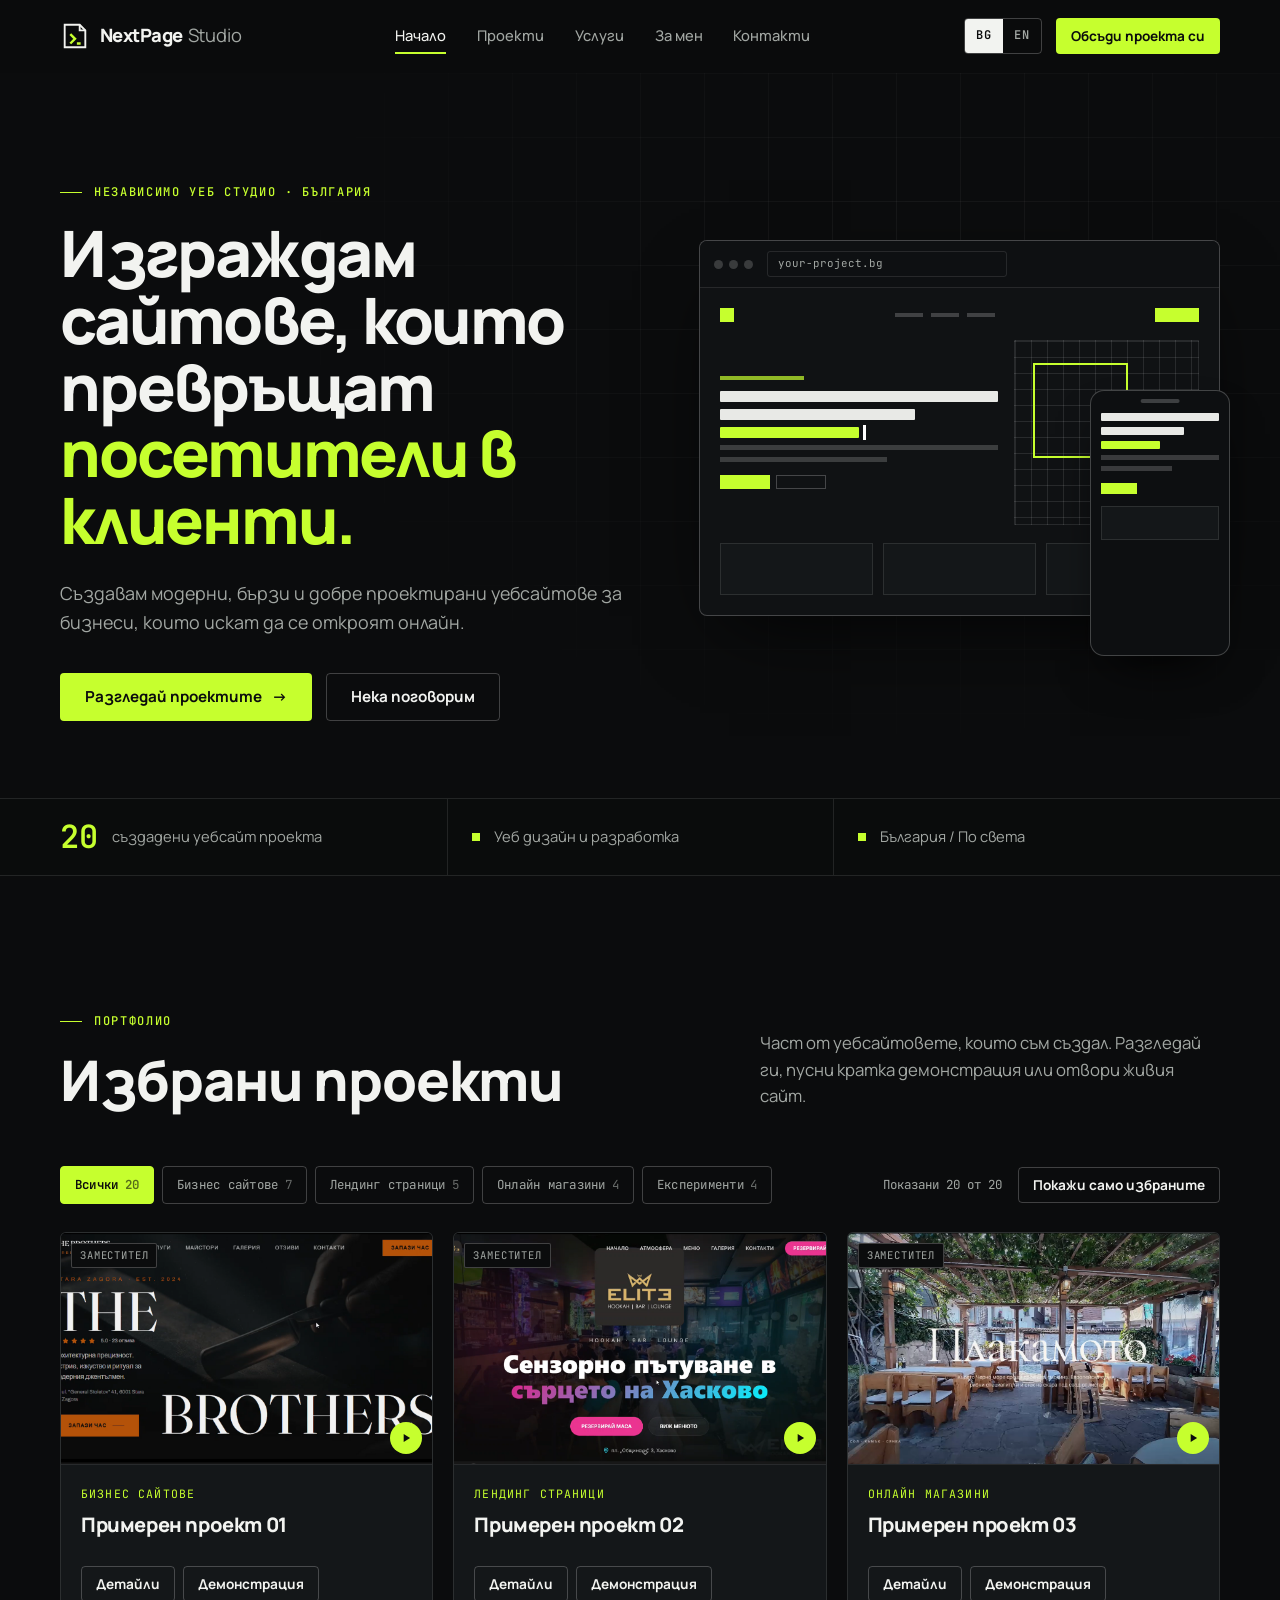
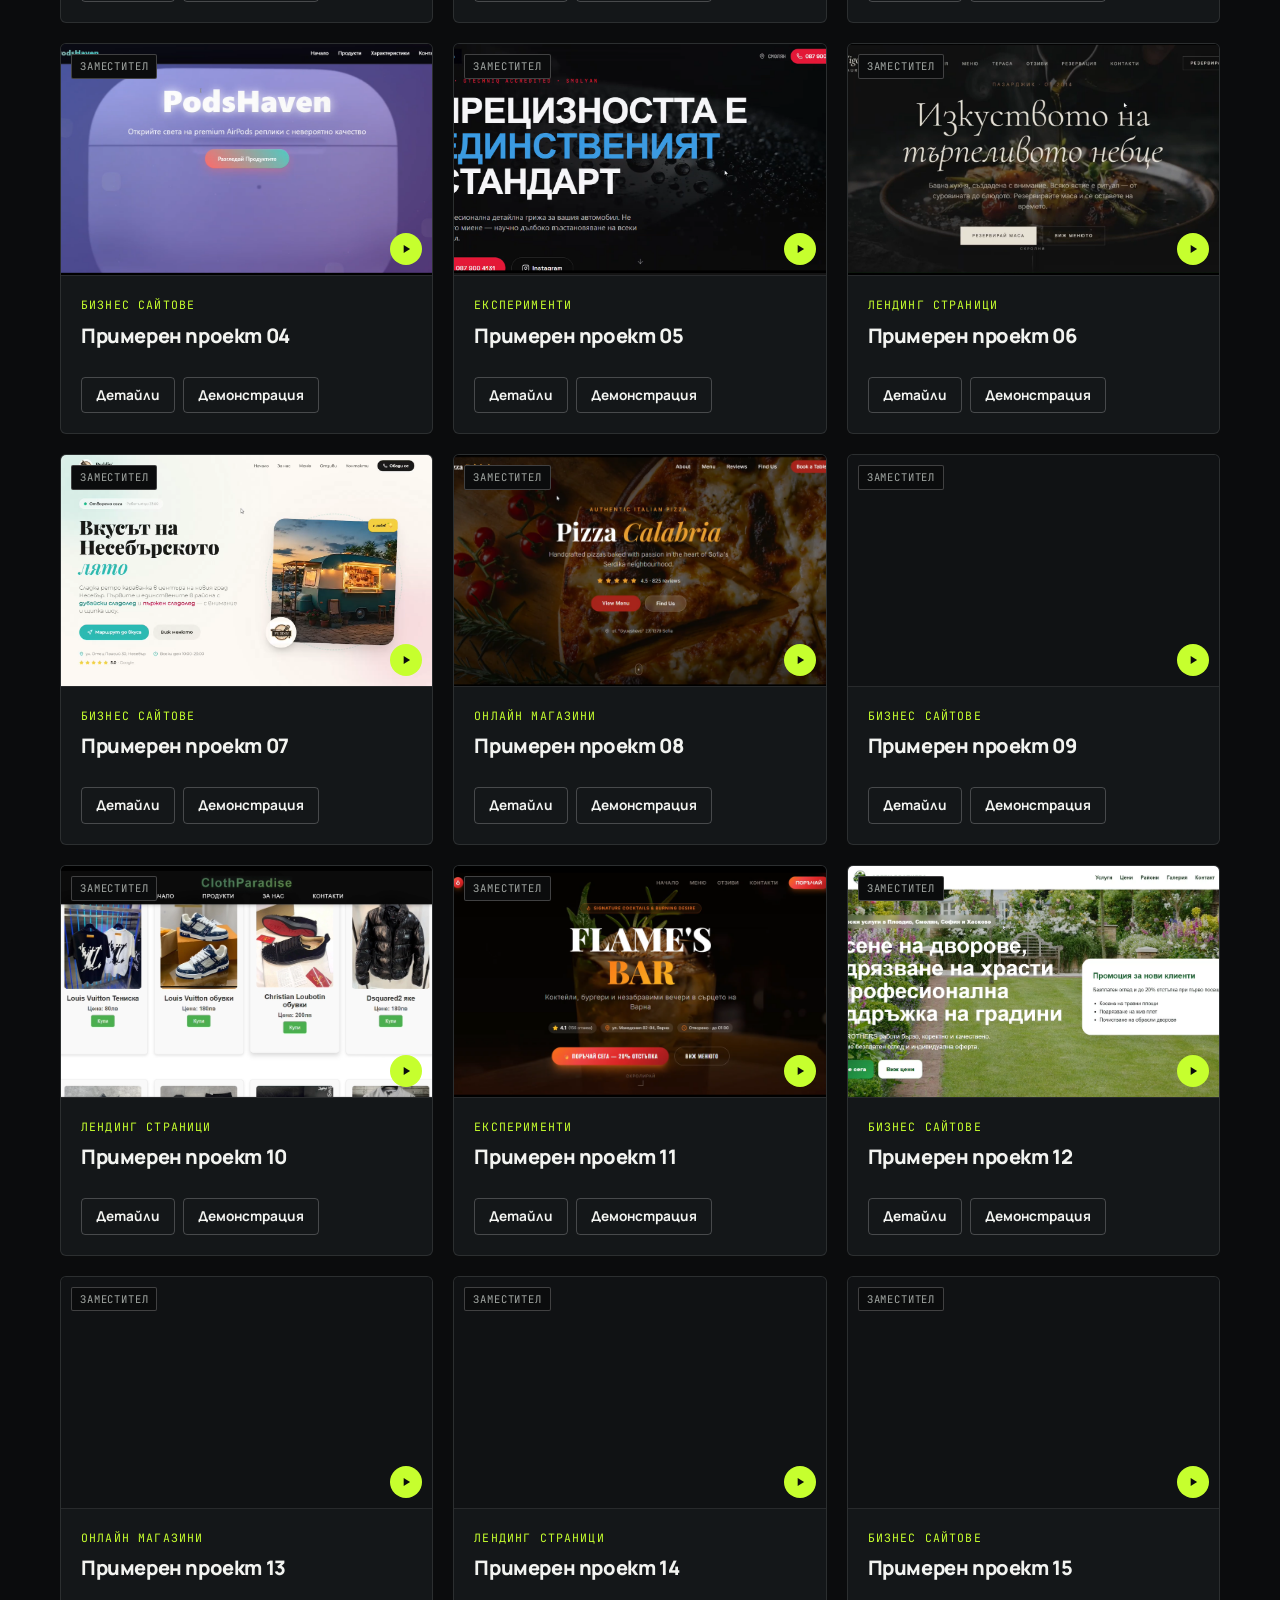
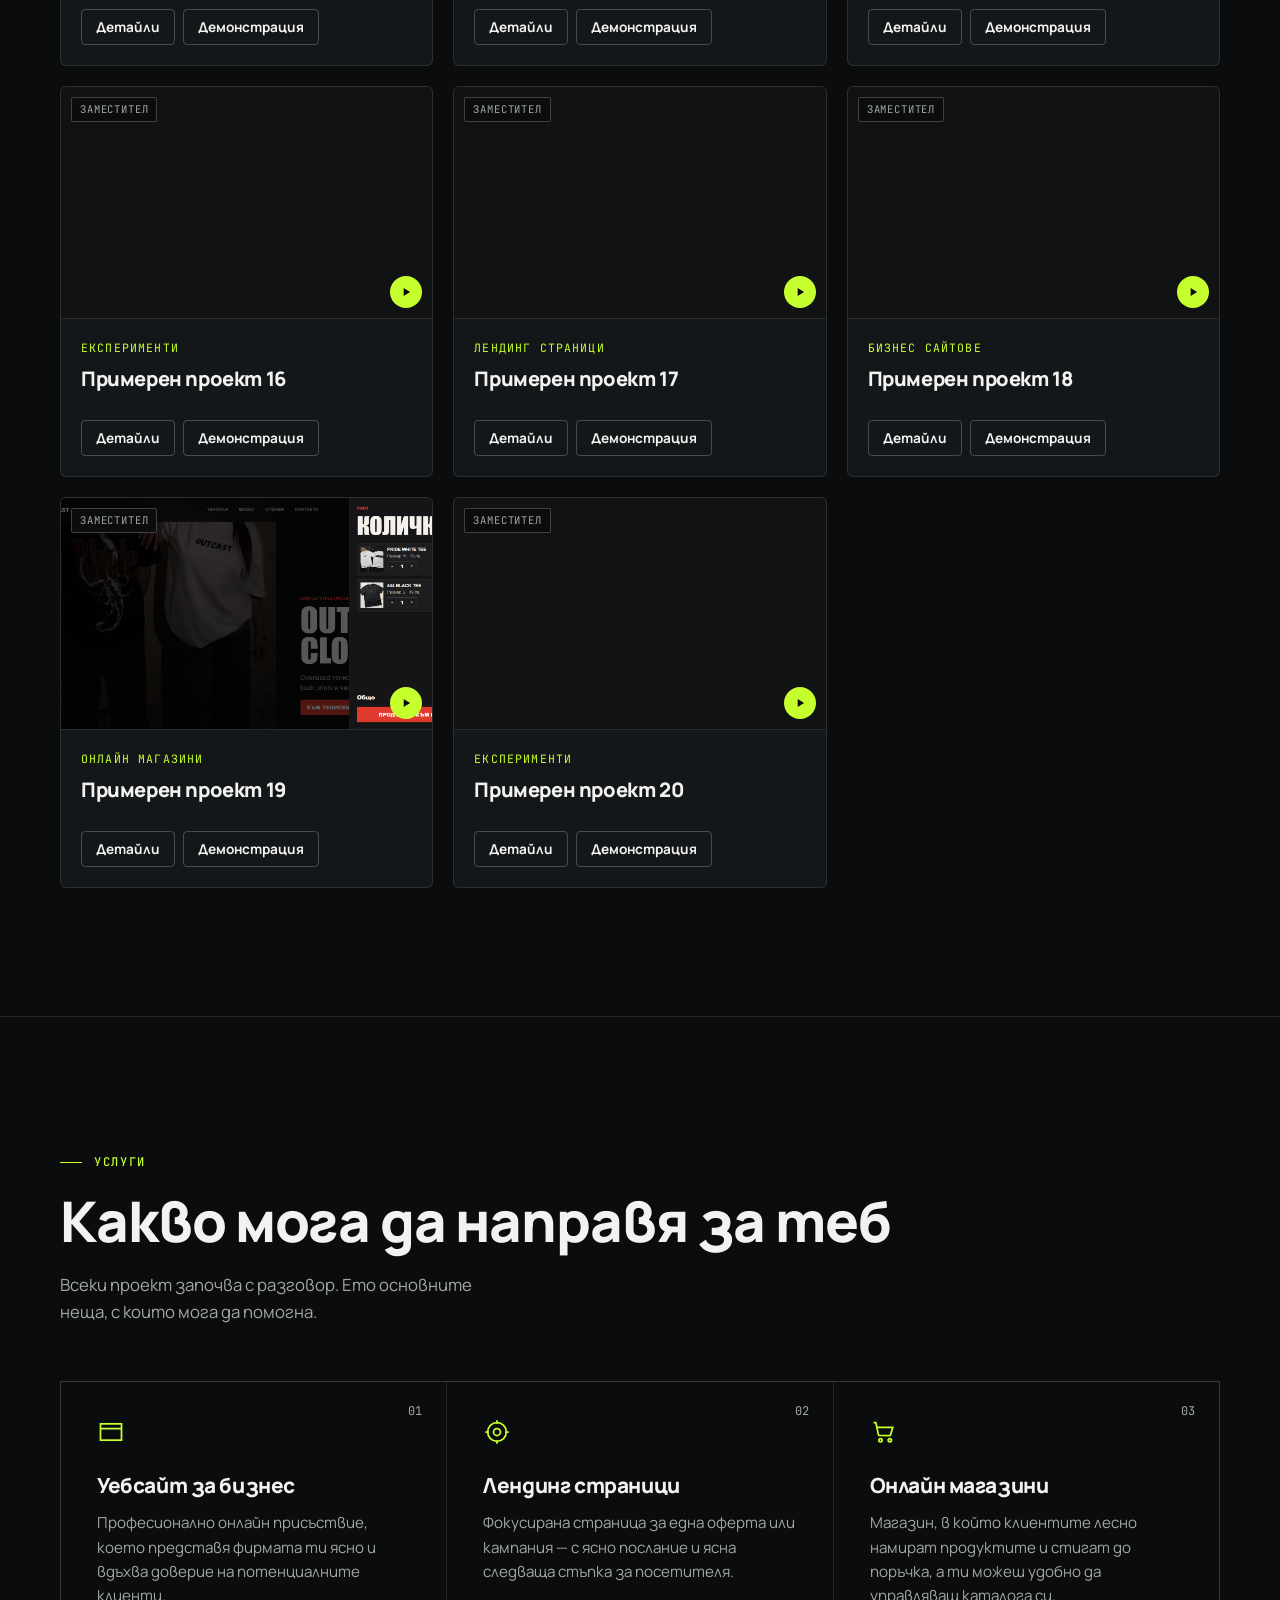
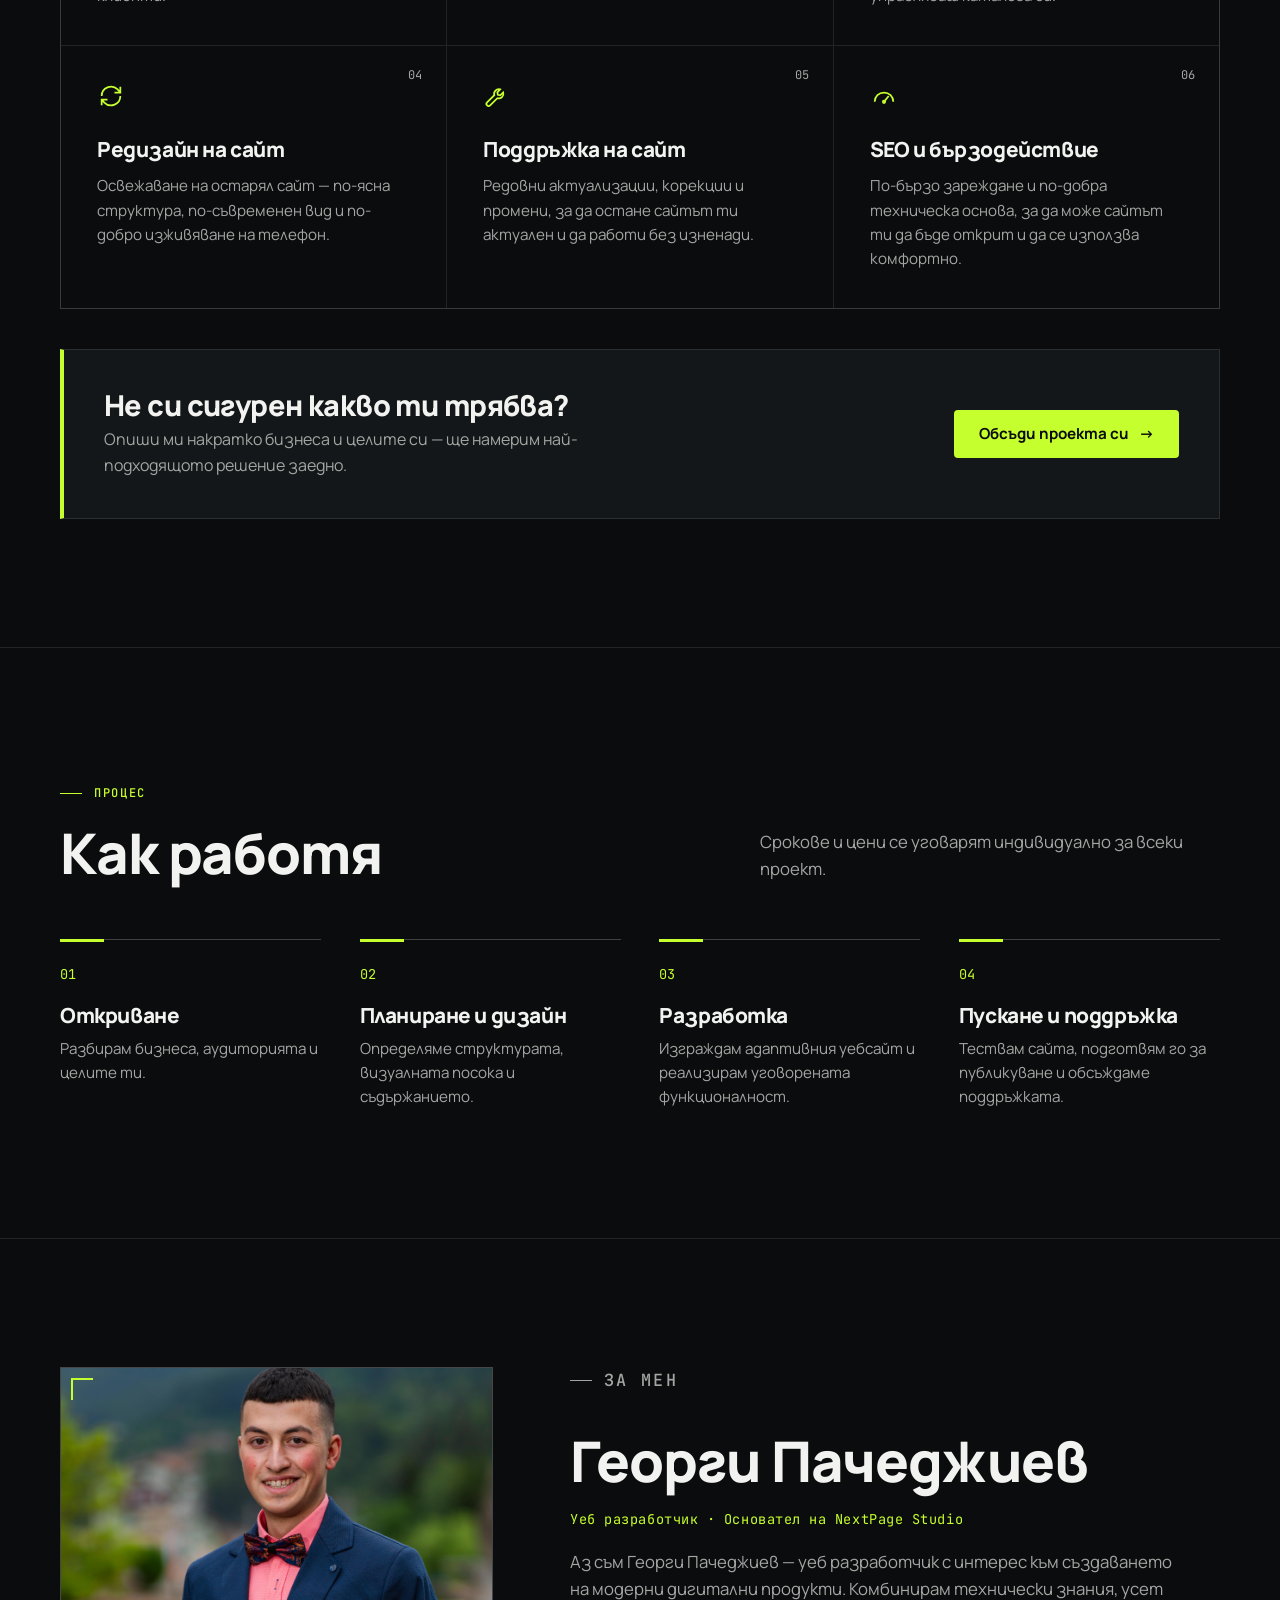
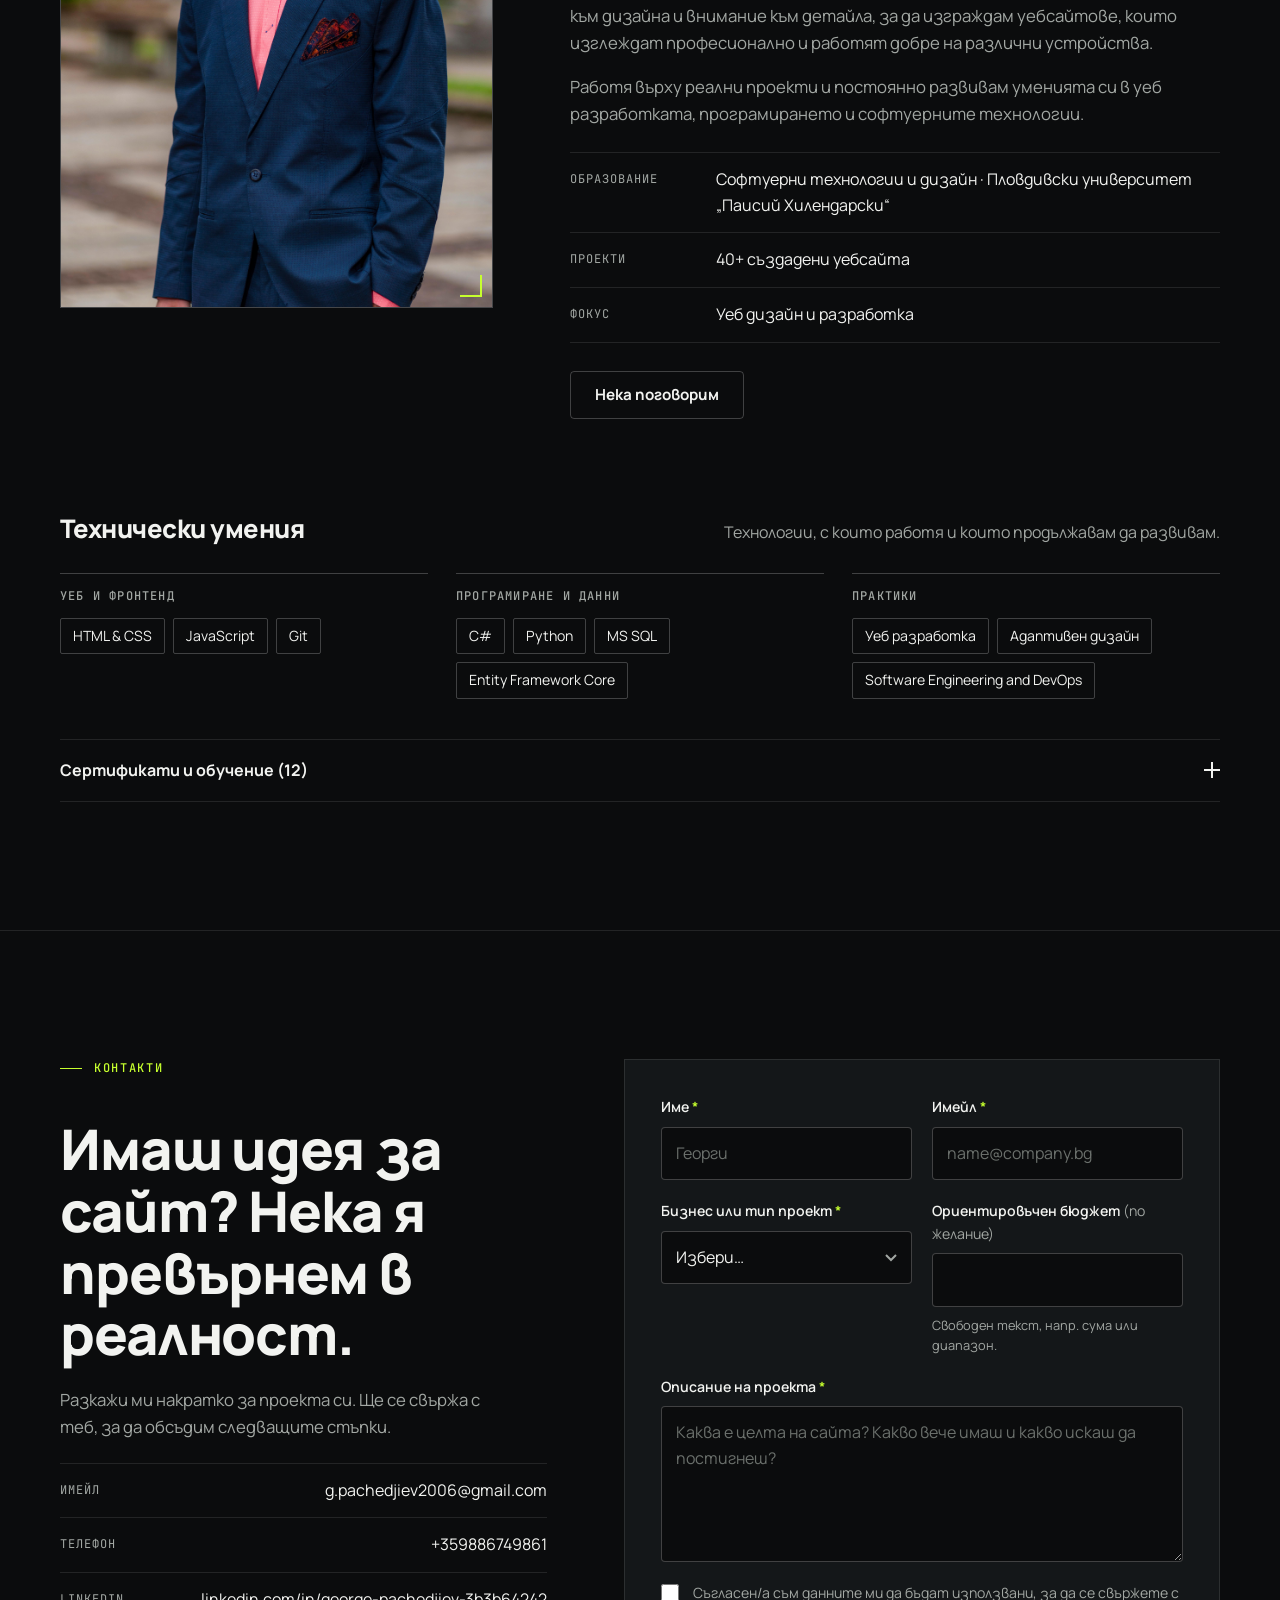
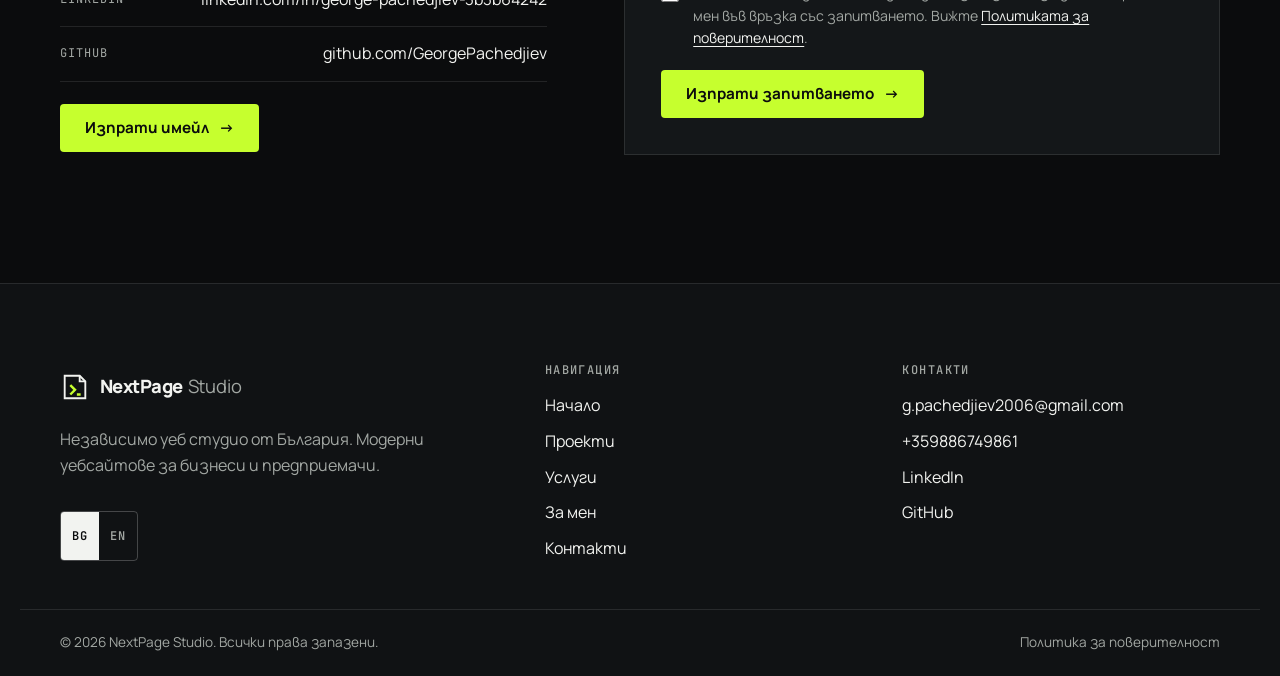
<file: index.html>
<!DOCTYPE html>
<html lang="bg">
<head>
  <meta charset="utf-8">
  <meta name="viewport" content="width=device-width, initial-scale=1">
  <script>document.documentElement.classList.add("js");</script>

  <!-- ===== SEO · Bulgarian (default). English metadata is swapped in by script.js (see I18N: meta.*) ===== -->
  <title data-i18n="meta.title">NextPage Studio — Независимо уеб студио | Георги Пачеджиев</title>
  <meta name="description" content="NextPage Studio е независимо уеб студио от България. Модерни, бързи и добре проектирани уебсайтове за бизнеси и предприемачи — от фирмени сайтове и лендинг страници до онлайн магазини." data-i18n-attr="content:meta.description">
  <meta name="theme-color" content="#0b0c0d">

  <!-- TODO: replace with your real domain -->
  <link rel="canonical" href="https://www.example.com/">
  <!-- TODO: if you later publish separate language URLs, add hreflang alternates here:
  <link rel="alternate" hreflang="bg" href="https://www.example.com/">
  <link rel="alternate" hreflang="en" href="https://www.example.com/?lang=en"> -->

  <!-- Open Graph -->
  <meta property="og:type" content="website">
  <meta property="og:site_name" content="NextPage Studio">
  <meta property="og:title" content="NextPage Studio — Независимо уеб студио | Георги Пачеджиев" data-i18n-attr="content:meta.title">
  <meta property="og:description" content="NextPage Studio е независимо уеб студио от България. Модерни, бързи и добре проектирани уебсайтове за бизнеси и предприемачи — от фирмени сайтове и лендинг страници до онлайн магазини." data-i18n-attr="content:meta.description">
  <meta property="og:locale" content="bg_BG" data-i18n-attr="content:meta.ogLocale">
  <meta property="og:url" content="https://www.example.com/">
  <!-- TODO: add a 1200x630 image at assets/og-image.png and set your real domain -->
  <meta property="og:image" content="https://www.example.com/assets/og-image.png">
  <meta name="twitter:card" content="summary_large_image">

  <!-- Favicon placeholder (replace assets/favicon.svg with your own) -->
  <link rel="icon" href="assets/favicon.svg" type="image/svg+xml">

  <!-- Fonts (optional: remove these 3 lines to use only system fonts, or self-host the files) -->
  <link rel="preconnect" href="https://fonts.googleapis.com">
  <link rel="preconnect" href="https://fonts.gstatic.com" crossorigin>
  <link rel="stylesheet" href="https://fonts.googleapis.com/css2?family=JetBrains+Mono:wght@400;500;600&family=Manrope:wght@400;500;600;700;800&display=swap">

  <link rel="stylesheet" href="style.css">
  <script src="script.js" defer></script>
</head>
<body>

  <!-- Logo symbol (reused in header and footer) -->
  <svg width="0" height="0" style="position:absolute" aria-hidden="true" focusable="false">
    <symbol id="logo-mark" viewBox="0 0 32 32">
      <path d="M5 4h16l6 6v18H5z" fill="none" stroke="currentColor" stroke-width="2"/>
      <path d="M21 4v6h6" fill="none" stroke="currentColor" stroke-width="2"/>
      <path d="M11 14l5 5-5 5M18 24h4" fill="none" stroke="#c6ff2e" stroke-width="2.6"/>
    </symbol>
  </svg>

  <a class="skip-link" href="#main" data-i18n="skip">Към съдържанието</a>

  <!-- ===================== HEADER ===================== -->
  <header class="site-header" id="top">
    <div class="container header__bar">
      <a class="logo" href="#home">
        <svg class="logo__mark" width="30" height="30" aria-hidden="true" focusable="false"><use href="#logo-mark"/></svg>
        <span class="logo__text">NextPage<span>Studio</span></span>
      </a>

      <nav class="nav" id="site-nav" aria-label="Основна навигация" data-i18n-attr="aria-label:nav.aria">
        <ul class="nav__list">
          <li><a href="#home" data-nav="home" data-i18n="nav.home">Начало</a></li>
          <li><a href="#work" data-nav="work" data-i18n="nav.work">Проекти</a></li>
          <li><a href="#services" data-nav="services" data-i18n="nav.services">Услуги</a></li>
          <li><a href="#about" data-nav="about" data-i18n="nav.about">За мен</a></li>
          <li><a href="#contact" data-nav="contact" data-i18n="nav.contact">Контакти</a></li>
        </ul>
        <a class="btn btn--primary nav__cta" href="#contact" data-i18n="nav.cta">Обсъди проекта си</a>
      </nav>

      <div class="header__actions">
        <div class="lang-toggle" role="group" aria-label="Език" data-i18n-attr="aria-label:lang.aria">
          <button type="button" data-lang="bg" lang="bg" aria-label="Български" aria-pressed="true">BG</button>
          <button type="button" data-lang="en" lang="en" aria-label="English" aria-pressed="false">EN</button>
        </div>
        <a class="btn btn--primary btn--sm header__cta" href="#contact" data-i18n="nav.cta">Обсъди проекта си</a>
        <button type="button" class="menu-btn" id="menu-btn" aria-expanded="false" aria-controls="site-nav" aria-label="Меню" data-i18n-attr="aria-label:nav.menu">
          <span class="menu-btn__bars" aria-hidden="true"><i></i><i></i><i></i></span>
        </button>
      </div>
    </div>
  </header>

  <main id="main">

    <!-- ===================== HERO ===================== -->
    <section class="hero" id="home" aria-labelledby="hero-title">
      <div class="container hero__grid">
        <div class="hero__copy">
          <p class="eyebrow" data-i18n="hero.eyebrow">НЕЗАВИСИМО УЕБ СТУДИО · БЪЛГАРИЯ</p>
          <h1 class="hero__title" id="hero-title" data-i18n-html="hero.title">Изграждам сайтове, които превръщат <em>посетители в клиенти.</em></h1>
          <p class="hero__text" data-i18n="hero.text">Създавам модерни, бързи и добре проектирани уебсайтове за бизнеси, които искат да се откроят онлайн.</p>
          <div class="hero__cta">
            <a class="btn btn--primary" href="#work"><span data-i18n="hero.cta1">Разгледай проектите</span> <span class="btn__arrow" aria-hidden="true">→</span></a>
            <a class="btn btn--ghost" href="#contact" data-i18n="hero.cta2">Нека поговорим</a>
          </div>
        </div>

        <div class="hero__visual" role="img" aria-label="Илюстрация на уебсайт в прозорец на браузър" data-i18n-attr="aria-label:hero.mockAlt">
          <div class="mock">
            <div class="browser">
              <div class="browser__bar">
                <span class="browser__dots"><i></i><i></i><i></i></span>
                <span class="browser__url">your-project.bg</span>
              </div>
              <div class="browser__body">
                <div class="mk-nav"><b class="mk-logo"></b><span class="mk-links"><i></i><i></i><i></i></span><span class="mk-btn"></span></div>
                <div class="mk-hero">
                  <div class="mk-copy">
                    <span class="mk-eyebrow"></span>
                    <span class="mk-h"></span>
                    <span class="mk-h w70"></span>
                    <span class="mk-h accent w50"><em class="mk-cursor"></em></span>
                    <span class="mk-p"></span>
                    <span class="mk-p w60"></span>
                    <span class="mk-cta"><i></i><i class="ghost"></i></span>
                  </div>
                  <div class="mk-art"><i></i><i></i><i></i></div>
                </div>
                <div class="mk-cards"><i></i><i></i><i></i></div>
              </div>
            </div>
            <div class="phone">
              <span class="phone__notch"></span>
              <span class="mk-h"></span>
              <span class="mk-h w70"></span>
              <span class="mk-h accent w50"></span>
              <span class="mk-p"></span>
              <span class="mk-p w60"></span>
              <span class="mk-cta"><i></i></span>
              <span class="phone__block"></span>
            </div>
          </div>
        </div>
      </div>

      <div class="stats">
        <ul class="container stats__grid">
          <li class="stat"><strong data-project-count>40+</strong><span data-i18n="stats.projects">създадени уебсайт проекта</span></li>
          <li class="stat"><span class="stat__mark" aria-hidden="true"></span><span data-i18n="stats.craft">Уеб дизайн и разработка</span></li>
          <li class="stat"><span class="stat__mark" aria-hidden="true"></span><span data-i18n="stats.region">България / По света</span></li>
        </ul>
      </div>
    </section>

    <!-- ===================== PORTFOLIO ===================== -->
    <section class="section" id="work" aria-labelledby="work-title">
      <div class="container">
        <div class="section__head reveal">
          <div>
            <p class="eyebrow" data-i18n="work.eyebrow">Портфолио</p>
            <h2 id="work-title" data-i18n="work.title">Избрани проекти</h2>
          </div>
          <p class="section__lead" data-i18n="work.lead">Част от уебсайтовете, които съм създал. Разгледай ги, пусни кратка демонстрация или отвори живия сайт.</p>
        </div>

        <div class="toolbar reveal">
          <div class="filters" id="filters" role="group" aria-label="Филтри по категория" data-i18n-attr="aria-label:work.filters"></div>
          <div class="toolbar__right">
            <p class="count" id="work-count" role="status" aria-live="polite"></p>
            <button type="button" class="btn btn--ghost btn--sm" id="work-toggle" hidden></button>
          </div>
        </div>

        <ul class="grid" id="project-grid"></ul>
        <p class="empty" id="work-empty" hidden data-i18n="work.empty">Няма проекти в тази категория.</p>
      </div>
    </section>

    <!-- ===================== SERVICES ===================== -->
    <section class="section" id="services" aria-labelledby="services-title">
      <div class="container">
        <div class="section__head reveal">
          <div>
            <p class="eyebrow" data-i18n="services.eyebrow">Услуги</p>
            <h2 id="services-title" data-i18n="services.title">Какво мога да направя за теб</h2>
          </div>
          <p class="section__lead" data-i18n="services.lead">Всеки проект започва с разговор. Ето основните неща, с които мога да помогна.</p>
        </div>

        <ul class="services reveal">
          <li class="service">
            <span class="service__num">01</span>
            <svg class="service__icon" viewBox="0 0 24 24" width="28" height="28" fill="none" stroke="currentColor" stroke-width="1.5" aria-hidden="true"><rect x="3" y="5" width="18" height="14"/><path d="M3 9h18M6.5 7h.01M9 7h.01"/></svg>
            <h3 data-i18n="svc.business.title">Уебсайт за бизнес</h3>
            <p data-i18n="svc.business.text">Професионално онлайн присъствие, което представя фирмата ти ясно и вдъхва доверие на потенциалните клиенти.</p>
            <p class="service__price" data-price-key="business" hidden></p>
          </li>
          <li class="service">
            <span class="service__num">02</span>
            <svg class="service__icon" viewBox="0 0 24 24" width="28" height="28" fill="none" stroke="currentColor" stroke-width="1.5" aria-hidden="true"><circle cx="12" cy="12" r="8"/><circle cx="12" cy="12" r="3"/><path d="M12 2v3M12 19v3M2 12h3M19 12h3"/></svg>
            <h3 data-i18n="svc.landing.title">Лендинг страници</h3>
            <p data-i18n="svc.landing.text">Фокусирана страница за една оферта или кампания — с ясно послание и ясна следваща стъпка за посетителя.</p>
            <p class="service__price" data-price-key="landing" hidden></p>
          </li>
          <li class="service">
            <span class="service__num">03</span>
            <svg class="service__icon" viewBox="0 0 24 24" width="28" height="28" fill="none" stroke="currentColor" stroke-width="1.5" aria-hidden="true"><path d="M3 4h2l2.2 10.2a1 1 0 0 0 1 .8h8.6a1 1 0 0 0 1-.8L19.5 8H6"/><circle cx="9" cy="19" r="1.4"/><circle cx="17" cy="19" r="1.4"/></svg>
            <h3 data-i18n="svc.ecommerce.title">Онлайн магазини</h3>
            <p data-i18n="svc.ecommerce.text">Магазин, в който клиентите лесно намират продуктите и стигат до поръчка, а ти можеш удобно да управляваш каталога си.</p>
            <p class="service__price" data-price-key="ecommerce" hidden></p>
          </li>
          <li class="service">
            <span class="service__num">04</span>
            <svg class="service__icon" viewBox="0 0 24 24" width="28" height="28" fill="none" stroke="currentColor" stroke-width="1.5" aria-hidden="true"><path d="M4 12a8 8 0 0 1 13.7-5.6L20 9M20 4v5h-5M20 12a8 8 0 0 1-13.7 5.6L4 15M4 20v-5h5"/></svg>
            <h3 data-i18n="svc.redesign.title">Редизайн на сайт</h3>
            <p data-i18n="svc.redesign.text">Освежаване на остарял сайт — по-ясна структура, по-съвременен вид и по-добро изживяване на телефон.</p>
            <p class="service__price" data-price-key="redesign" hidden></p>
          </li>
          <li class="service">
            <span class="service__num">05</span>
            <svg class="service__icon" viewBox="0 0 24 24" width="28" height="28" fill="none" stroke="currentColor" stroke-width="1.5" aria-hidden="true"><path d="M14.7 6.3a4 4 0 0 0-5 5L3.5 17.5a1.8 1.8 0 0 0 2.6 2.6l6.2-6.2a4 4 0 0 0 5-5l-2.5 2.5-2.1-.4-.4-2.1z"/></svg>
            <h3 data-i18n="svc.maintenance.title">Поддръжка на сайт</h3>
            <p data-i18n="svc.maintenance.text">Редовни актуализации, корекции и промени, за да остане сайтът ти актуален и да работи без изненади.</p>
            <p class="service__price" data-price-key="maintenance" hidden></p>
          </li>
          <li class="service">
            <span class="service__num">06</span>
            <svg class="service__icon" viewBox="0 0 24 24" width="28" height="28" fill="none" stroke="currentColor" stroke-width="1.5" aria-hidden="true"><path d="M4 17a8 8 0 1 1 16 0"/><path d="M12 17l4-5"/><circle cx="12" cy="17" r="1"/></svg>
            <h3 data-i18n="svc.seo.title">SEO и бързодействие</h3>
            <p data-i18n="svc.seo.text">По-бързо зареждане и по-добра техническа основа, за да може сайтът ти да бъде открит и да се използва комфортно.</p>
            <p class="service__price" data-price-key="seo" hidden></p>
          </li>
        </ul>

        <div class="cta-band reveal">
          <div>
            <h3 data-i18n="services.cta.title">Не си сигурен какво ти трябва?</h3>
            <p data-i18n="services.cta.text">Опиши ми накратко бизнеса и целите си — ще намерим най-подходящото решение заедно.</p>
          </div>
          <a class="btn btn--primary" href="#contact"><span data-i18n="nav.cta">Обсъди проекта си</span> <span class="btn__arrow" aria-hidden="true">→</span></a>
        </div>
      </div>
    </section>

    <!-- ===================== PROCESS ===================== -->
    <section class="section" id="process" data-spy="services" aria-labelledby="process-title">
      <div class="container">
        <div class="section__head reveal">
          <div>
            <p class="eyebrow" data-i18n="process.eyebrow">Процес</p>
            <h2 id="process-title" data-i18n="process.title">Как работя</h2>
          </div>
          <p class="section__lead" data-i18n="process.note">Срокове и цени се уговарят индивидуално за всеки проект.</p>
        </div>
        <ol class="steps">
          <li class="step reveal"><span class="step__num">01</span><h3 data-i18n="process.1.title">Откриване</h3><p data-i18n="process.1.text">Разбирам бизнеса, аудиторията и целите ти.</p></li>
          <li class="step reveal"><span class="step__num">02</span><h3 data-i18n="process.2.title">Планиране и дизайн</h3><p data-i18n="process.2.text">Определяме структурата, визуалната посока и съдържанието.</p></li>
          <li class="step reveal"><span class="step__num">03</span><h3 data-i18n="process.3.title">Разработка</h3><p data-i18n="process.3.text">Изграждам адаптивния уебсайт и реализирам уговорената функционалност.</p></li>
          <li class="step reveal"><span class="step__num">04</span><h3 data-i18n="process.4.title">Пускане и поддръжка</h3><p data-i18n="process.4.text">Тествам сайта, подготвям го за публикуване и обсъждаме поддръжката.</p></li>
        </ol>
      </div>
    </section>

    <!-- ===================== ABOUT ===================== -->
    <section class="section" id="about" aria-labelledby="about-title">
      <div class="container about">
        <figure class="portrait reveal" id="portrait">
          <!-- Replaced automatically by an <img> when SITE_CONFIG.portrait.src is set in script.js -->
          <div class="portrait__placeholder" role="img" aria-label="Място за портретна снимка" data-i18n-attr="aria-label:about.portrait">
            <svg viewBox="0 0 48 48" width="56" height="56" fill="none" stroke="currentColor" stroke-width="1.5" aria-hidden="true"><circle cx="24" cy="18" r="8"/><path d="M8 42c1.5-9 8-13 16-13s14.5 4 16 13"/></svg>
            <span data-i18n="about.portraitHint">Тук ще бъде твоята снимка</span>
          </div>
        </figure>

        <div class="about__copy reveal">
          <p class="eyebrow" data-i18n="about.eyebrow">За мен</p>
          <h2 id="about-title">Георги Пачеджиев</h2>
          <p class="about__role" data-i18n="about.role">Уеб разработчик · Основател на NextPage Studio</p>
          <p data-i18n="about.p1">Аз съм Георги Пачеджиев — уеб разработчик с интерес към създаването на модерни дигитални продукти. Комбинирам технически знания, усет към дизайна и внимание към детайла, за да изграждам уебсайтове, които изглеждат професионално и работят добре на различни устройства.</p>
          <p data-i18n="about.p2">Работя върху реални проекти и постоянно развивам уменията си в уеб разработката, програмирането и софтуерните технологии.</p>
          <dl class="facts">
            <div><dt data-i18n="about.fact.edu.label">Образование</dt><dd data-i18n="about.fact.edu.value">Софтуерни технологии и дизайн · Пловдивски университет „Паисий Хилендарски“</dd></div>
            <div><dt data-i18n="about.fact.projects.label">Проекти</dt><dd data-i18n="about.fact.projects.value">40+ създадени уебсайта</dd></div>
            <div><dt data-i18n="about.fact.focus.label">Фокус</dt><dd data-i18n="about.fact.focus.value">Уеб дизайн и разработка</dd></div>
          </dl>
          <a class="btn btn--ghost" href="#contact" data-i18n="hero.cta2">Нека поговорим</a>
        </div>
      </div>

      <div class="container skills reveal" aria-labelledby="skills-title">
        <div class="skills__head">
          <h3 id="skills-title" data-i18n="skills.title">Технически умения</h3>
          <p data-i18n="skills.lead">Технологии, с които работя и които продължавам да развивам.</p>
        </div>
        <div class="skills__groups">
          <div class="skill-group">
            <h4 data-i18n="skills.g1">Уеб и фронтенд</h4>
            <ul class="chips"><li>HTML &amp; CSS</li><li>JavaScript</li><li>Git</li></ul>
          </div>
          <div class="skill-group">
            <h4 data-i18n="skills.g2">Програмиране и данни</h4>
            <ul class="chips"><li>C#</li><li>Python</li><li>MS SQL</li><li>Entity Framework Core</li></ul>
          </div>
          <div class="skill-group">
            <h4 data-i18n="skills.g3">Практики</h4>
            <ul class="chips"><li data-i18n="skills.web">Уеб разработка</li><li data-i18n="skills.responsive">Адаптивен дизайн</li><li>Software Engineering and DevOps</li></ul>
          </div>
        </div>

        <details class="certs" id="certs">
          <summary>
            <span data-i18n="certs.summary">Сертификати и обучение ({certs})</span>
            <span class="certs__icon" aria-hidden="true"></span>
          </summary>
          <ul class="certs__list" id="certs-list"></ul>
        </details>
      </div>
    </section>

    <!-- ===================== CONTACT ===================== -->
    <section class="section section--contact" id="contact" aria-labelledby="contact-title">
      <div class="container contact">
        <div class="contact__intro reveal">
          <p class="eyebrow" data-i18n="contact.eyebrow">Контакти</p>
          <h2 id="contact-title" data-i18n="contact.title">Имаш идея за сайт? Нека я превърнем в реалност.</h2>
          <p class="section__lead" data-i18n="contact.lead">Разкажи ми накратко за проекта си. Ще се свържа с теб, за да обсъдим следващите стъпки.</p>
          <ul class="contact-links" id="contact-links"></ul>
          <a class="btn btn--primary" id="email-fallback" href="mailto:hello@your-domain.com"><span data-i18n="contact.emailBtn">Изпрати имейл</span> <span class="btn__arrow" aria-hidden="true">→</span></a>
        </div>

        <form class="form reveal" id="contact-form" novalidate>
          <div class="form__row">
            <div class="field">
              <label for="f-name"><span data-i18n="form.name">Име</span> <span class="req" aria-hidden="true">*</span></label>
              <input id="f-name" name="name" type="text" autocomplete="name" required aria-describedby="f-name-error" placeholder="Георги" data-i18n-attr="placeholder:form.name.ph">
              <p class="field__error" id="f-name-error" hidden></p>
            </div>
            <div class="field">
              <label for="f-email"><span data-i18n="form.email">Имейл</span> <span class="req" aria-hidden="true">*</span></label>
              <input id="f-email" name="email" type="email" autocomplete="email" inputmode="email" required aria-describedby="f-email-error" placeholder="name@company.bg">
              <p class="field__error" id="f-email-error" hidden></p>
            </div>
          </div>

          <div class="form__row">
            <div class="field">
              <label for="f-type"><span data-i18n="form.type">Бизнес или тип проект</span> <span class="req" aria-hidden="true">*</span></label>
              <select id="f-type" name="type" required aria-describedby="f-type-error">
                <option value="" data-i18n="form.type.default">Избери…</option>
                <option value="business" data-i18n="form.type.business">Уебсайт за бизнес</option>
                <option value="landing" data-i18n="form.type.landing">Лендинг страница</option>
                <option value="shop" data-i18n="form.type.shop">Онлайн магазин</option>
                <option value="redesign" data-i18n="form.type.redesign">Редизайн на сайт</option>
                <option value="maintenance" data-i18n="form.type.maintenance">Поддръжка</option>
                <option value="seo" data-i18n="form.type.seo">SEO и бързодействие</option>
                <option value="other" data-i18n="form.type.other">Друго</option>
              </select>
              <p class="field__error" id="f-type-error" hidden></p>
            </div>
            <div class="field">
              <label for="f-budget"><span data-i18n="form.budget">Ориентировъчен бюджет</span> <span class="opt" data-i18n="form.optional">(по желание)</span></label>
              <input id="f-budget" name="budget" type="text" aria-describedby="f-budget-hint">
              <p class="field__hint" id="f-budget-hint" data-i18n="form.budget.hint">Свободен текст, напр. сума или диапазон.</p>
            </div>
          </div>

          <div class="field">
            <label for="f-message"><span data-i18n="form.message">Описание на проекта</span> <span class="req" aria-hidden="true">*</span></label>
            <textarea id="f-message" name="message" rows="5" required aria-describedby="f-message-error" placeholder="Каква е целта на сайта? Какво вече имаш и какво искаш да постигнеш?" data-i18n-attr="placeholder:form.message.ph"></textarea>
            <p class="field__error" id="f-message-error" hidden></p>
          </div>

          <div class="field field--check">
            <label class="check">
              <input type="checkbox" id="f-consent" name="consent" required aria-describedby="f-consent-error">
              <span data-i18n-html="form.consent">Съгласен/а съм данните ми да бъдат използвани, за да се свържете с мен във връзка със запитването. Вижте <a href="privacy.html">Политиката за поверителност</a>.</span>
            </label>
            <p class="field__error" id="f-consent-error" hidden></p>
          </div>

          <!-- Honeypot field against simple spam bots; real people never see or fill it -->
          <div class="hp" aria-hidden="true"><label>Website <input type="text" name="_gotcha" tabindex="-1" autocomplete="off"></label></div>

          <button type="submit" class="btn btn--primary form__submit" id="form-submit"><span data-i18n="form.submit">Изпрати запитването</span> <span class="btn__arrow" aria-hidden="true">→</span></button>
          <div class="form__status" id="form-status" role="status" aria-live="polite" tabindex="-1" hidden></div>
        </form>
      </div>
    </section>
  </main>

  <!-- ===================== FOOTER ===================== -->
  <footer class="site-footer">
    <div class="container footer__grid">
      <div class="footer__brand">
        <a class="logo" href="#home">
          <svg class="logo__mark" width="30" height="30" aria-hidden="true" focusable="false"><use href="#logo-mark"/></svg>
          <span class="logo__text">NextPage<span>Studio</span></span>
        </a>
        <p data-i18n="footer.desc">Независимо уеб студио от България. Модерни уебсайтове за бизнеси и предприемачи.</p>
        <div class="lang-toggle" role="group" aria-label="Език" data-i18n-attr="aria-label:lang.aria">
          <button type="button" data-lang="bg" lang="bg" aria-label="Български" aria-pressed="true">BG</button>
          <button type="button" data-lang="en" lang="en" aria-label="English" aria-pressed="false">EN</button>
        </div>
      </div>

      <nav aria-label="Навигация" data-i18n-attr="aria-label:footer.nav">
        <h2 class="footer__title" data-i18n="footer.nav">Навигация</h2>
        <ul class="footer__list">
          <li><a href="#home" data-i18n="nav.home">Начало</a></li>
          <li><a href="#work" data-i18n="nav.work">Проекти</a></li>
          <li><a href="#services" data-i18n="nav.services">Услуги</a></li>
          <li><a href="#about" data-i18n="nav.about">За мен</a></li>
          <li><a href="#contact" data-i18n="nav.contact">Контакти</a></li>
        </ul>
      </nav>

      <div>
        <h2 class="footer__title" data-i18n="footer.contact">Контакти</h2>
        <ul class="footer__list" id="footer-contact-links"></ul>
      </div>
    </div>
    <div class="container footer__bar">
      <p data-i18n="footer.rights">© {year} NextPage Studio. Всички права запазени.</p>
      <a href="privacy.html" data-i18n="footer.privacy">Политика за поверителност</a>
    </div>
  </footer>

  <a class="to-top" id="to-top" href="#home" aria-label="Към началото" data-i18n-attr="aria-label:footer.top">
    <svg viewBox="0 0 24 24" width="20" height="20" fill="none" stroke="currentColor" stroke-width="2" aria-hidden="true"><path d="M12 19V5M5 12l7-7 7 7"/></svg>
  </a>

  <!-- ===================== PROJECT MODAL ===================== -->
  <dialog class="modal" id="project-modal" aria-labelledby="modal-title" aria-describedby="modal-desc">
    <div class="modal__inner">
      <button type="button" class="modal__close" id="modal-close" aria-label="Затвори" data-i18n-attr="aria-label:work.close">
        <svg viewBox="0 0 24 24" width="20" height="20" fill="none" stroke="currentColor" stroke-width="2" aria-hidden="true"><path d="M5 5l14 14M19 5L5 19"/></svg>
      </button>
      <div class="modal__media" id="modal-media"></div>
      <div class="modal__body">
        <p class="modal__meta" id="modal-meta"></p>
        <h3 id="modal-title"></h3>
        <p id="modal-desc"></p>
        <ul class="tags" id="modal-tech"></ul>
        <div class="modal__actions" id="modal-actions"></div>
      </div>
    </div>
  </dialog>

</body>
</html>
</file>
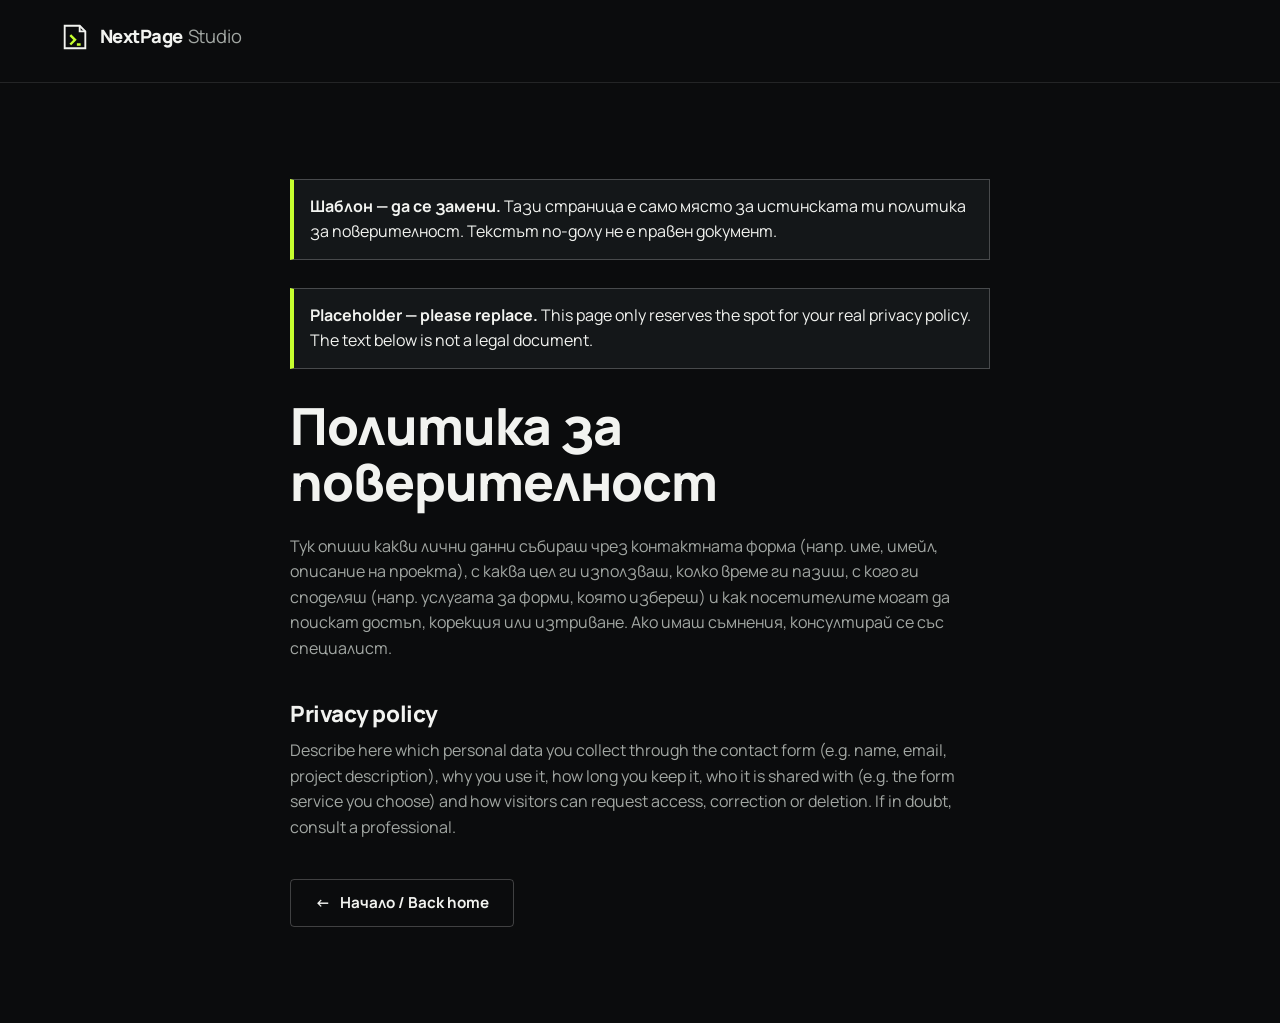
<file: privacy.html>
<!DOCTYPE html>
<html lang="bg">
<head>
  <meta charset="utf-8">
  <meta name="viewport" content="width=device-width, initial-scale=1">
  <meta name="robots" content="noindex">
  <title>Политика за поверителност / Privacy policy — NextPage Studio</title>
  <link rel="icon" href="assets/favicon.svg" type="image/svg+xml">
  <link rel="stylesheet" href="https://fonts.googleapis.com/css2?family=JetBrains+Mono:wght@500;600&family=Manrope:wght@400;700;800&display=swap">
  <link rel="stylesheet" href="style.css">
</head>
<body>
  <svg width="0" height="0" style="position:absolute" aria-hidden="true" focusable="false">
    <symbol id="logo-mark" viewBox="0 0 32 32">
      <path d="M5 4h16l6 6v18H5z" fill="none" stroke="currentColor" stroke-width="2"/>
      <path d="M21 4v6h6" fill="none" stroke="currentColor" stroke-width="2"/>
      <path d="M11 14l5 5-5 5M18 24h4" fill="none" stroke="#c6ff2e" stroke-width="2.6"/>
    </symbol>
  </svg>
  <div class="legal__bar">
    <div class="container">
      <a class="logo" href="index.html" aria-label="NextPage Studio — начало / home">
        <svg class="logo__mark" width="30" height="30" aria-hidden="true" focusable="false"><use href="#logo-mark"/></svg>
        <span class="logo__text">NextPage<span>Studio</span></span>
      </a>
    </div>
  </div>

  <main class="container legal">
    <p class="notice" lang="bg"><strong>Шаблон — да се замени.</strong> Тази страница е само място за истинската ти политика за поверителност. Текстът по-долу не е правен документ.</p>
    <p class="notice" lang="en"><strong>Placeholder — please replace.</strong> This page only reserves the spot for your real privacy policy. The text below is not a legal document.</p>

    <h1 lang="bg">Политика за поверителност</h1>
    <p lang="bg">Тук опиши какви лични данни събираш чрез контактната форма (напр. име, имейл, описание на проекта), с каква цел ги използваш, колко време ги пазиш, с кого ги споделяш (напр. услугата за форми, която избереш) и как посетителите могат да поискат достъп, корекция или изтриване. Ако имаш съмнения, консултирай се със специалист.</p>

    <h2 lang="en">Privacy policy</h2>
    <p lang="en">Describe here which personal data you collect through the contact form (e.g. name, email, project description), why you use it, how long you keep it, who it is shared with (e.g. the form service you choose) and how visitors can request access, correction or deletion. If in doubt, consult a professional.</p>

    <a class="btn btn--ghost" href="index.html"><span aria-hidden="true">←</span> Начало / Back home</a>
  </main>
</body>
</html>
</file>
<file: style.css>
/* ==========================================================================
   NextPage Studio — style.css
   1. Tokens   2. Base   3. Layout   4. Buttons   5. Header   6. Hero
   7. Portfolio   8. Modal   9. Services   10. Process   11. About
   12. Contact   13. Footer   14. Utilities   15. Responsive   16. Reduced motion
   ========================================================================== */

/* ---------- 1. TOKENS ---------- */
:root {
  --bg: #0b0c0d;
  --bg-2: #101214;
  --surface: #141719;
  --line: rgba(255, 255, 255, 0.1);
  --line-strong: rgba(255, 255, 255, 0.22);
  --text: #f2f3f0;
  --muted: #a2a7a3;
  --accent: #c6ff2e;
  --accent-2: #dcff75;
  --ink: #0b0c0d;
  --danger: #ff8a8a;

  --font: "Manrope", system-ui, -apple-system, "Segoe UI", Roboto, Arial, sans-serif;
  --mono: "JetBrains Mono", ui-monospace, SFMono-Regular, Menlo, Consolas, monospace;

  --radius: 4px;
  --gutter: clamp(20px, 4vw, 40px);
  --max: 1240px;
  --header-h: 72px;
  --ease: cubic-bezier(0.2, 0.7, 0.2, 1);
}

/* ---------- 2. BASE ---------- */
*, *::before, *::after { box-sizing: border-box; }

html {
  -webkit-text-size-adjust: 100%;
  scroll-padding-top: calc(var(--header-h) + 8px);
}
@media (prefers-reduced-motion: no-preference) {
  html { scroll-behavior: smooth; }
}
html.modal-open { overflow: hidden; }

body {
  margin: 0;
  background: var(--bg);
  color: var(--text);
  font-family: var(--font);
  font-size: 1rem;
  line-height: 1.6;
  overflow-x: clip;
  -webkit-font-smoothing: antialiased;
}

img, svg, video { max-width: 100%; display: block; }
h1, h2, h3, h4, p, ul, ol, dl, dd, figure { margin: 0; }
ul, ol { padding: 0; list-style: none; }
a { color: inherit; text-decoration: none; }
button, input, select, textarea { font: inherit; color: inherit; }
button { cursor: pointer; }
h1, h2, h3, h4 { line-height: 1.1; letter-spacing: -0.02em; font-weight: 800; overflow-wrap: break-word; }

:focus-visible { outline: 2px solid var(--accent); outline-offset: 3px; }
::selection { background: var(--accent); color: var(--ink); }

.skip-link {
  position: fixed; top: -100px; left: 12px; z-index: 200;
  background: var(--accent); color: var(--ink);
  padding: 10px 16px; font-weight: 700; border-radius: var(--radius);
}
.skip-link:focus { top: 12px; }

/* ---------- 3. LAYOUT ---------- */
.container { width: 100%; max-width: var(--max); margin-inline: auto; padding-inline: var(--gutter); }

.section { padding-block: clamp(72px, 10vw, 128px); position: relative; }
.section + .section { border-top: 1px solid var(--line); }

.section__head {
  display: flex; flex-wrap: wrap; justify-content: space-between; align-items: flex-end;
  gap: 20px 48px; margin-bottom: clamp(32px, 5vw, 56px);
}
.section__head h2, .contact h2, .about h2 { font-size: clamp(2rem, 4.6vw, 3.5rem); }
.section__lead { color: var(--muted); max-width: 46ch; font-size: 1.05rem; }

.eyebrow {
  display: inline-flex; align-items: center; gap: 12px;
  font-family: var(--mono); font-size: 0.75rem; font-weight: 500;
  letter-spacing: 0.14em; text-transform: uppercase; color: var(--accent);
  margin-bottom: 18px;
}
.eyebrow::before { content: ""; width: 22px; height: 1px; background: currentColor; flex: none; }

/* ---------- 4. BUTTONS ---------- */
.btn {
  display: inline-flex; align-items: center; justify-content: center; gap: 10px;
  padding: 14px 24px; border: 1px solid transparent; border-radius: var(--radius);
  font-weight: 700; font-size: 0.95rem; line-height: 1.2; text-align: center;
  transition: background-color 0.2s, border-color 0.2s, color 0.2s, transform 0.2s var(--ease);
}
.btn--primary { background: var(--accent); color: var(--ink); }
.btn--primary:hover { background: var(--accent-2); transform: translateY(-1px); }
.btn--ghost { border-color: var(--line-strong); color: var(--text); background: transparent; }
.btn--ghost:hover { border-color: var(--accent); color: var(--accent); }
.btn--sm { padding: 9px 14px; font-size: 0.85rem; }
.btn__arrow { transition: transform 0.2s var(--ease); }
.btn:hover .btn__arrow { transform: translateX(3px); }
.btn[disabled] { opacity: 0.6; cursor: progress; transform: none; }

/* ---------- 5. HEADER ---------- */
.site-header {
  position: sticky; top: 0; z-index: 100;
  background: rgba(11, 12, 13, 0.86);
  -webkit-backdrop-filter: blur(10px); backdrop-filter: blur(10px);
  border-bottom: 1px solid transparent;
  transition: border-color 0.3s;
}
.site-header.is-scrolled { border-bottom-color: var(--line); }
.header__bar { display: flex; align-items: center; gap: 24px; height: var(--header-h); }

.logo { display: inline-flex; align-items: center; gap: 10px; flex: none; }
.logo__mark { color: var(--text); width: 30px; height: 30px; }
.logo__text { font-weight: 800; font-size: 1.15rem; letter-spacing: -0.03em; }
.logo__text span { font-weight: 400; color: var(--muted); margin-left: 5px; letter-spacing: -0.01em; }

.nav { display: flex; align-items: center; margin-inline: auto; }
.nav__list { display: flex; gap: clamp(18px, 2.4vw, 34px); }
.nav__list a {
  position: relative; display: block; padding: 6px 0;
  font-size: 0.92rem; font-weight: 500; color: var(--muted);
  transition: color 0.2s;
}
.nav__list a::after {
  content: ""; position: absolute; left: 0; right: 0; bottom: 0; height: 2px;
  background: var(--accent); transform: scaleX(0); transform-origin: left;
  transition: transform 0.3s var(--ease);
}
.nav__list a:hover, .nav__list a[aria-current="true"] { color: var(--text); }
.nav__list a:hover::after, .nav__list a[aria-current="true"]::after { transform: scaleX(1); }
.nav__cta { display: none; }

.header__actions { display: flex; align-items: center; gap: 14px; }

.lang-toggle { display: inline-flex; border: 1px solid var(--line-strong); border-radius: var(--radius); overflow: hidden; }
.lang-toggle button {
  background: transparent; border: 0; padding: 7px 11px;
  font-family: var(--mono); font-size: 0.75rem; font-weight: 600; letter-spacing: 0.08em;
  color: var(--muted); transition: background-color 0.2s, color 0.2s;
}
.lang-toggle button:hover { color: var(--text); }
.lang-toggle button[aria-pressed="true"] { background: var(--text); color: var(--ink); }
.lang-toggle button:focus-visible { outline-offset: -3px; }

.menu-btn {
  display: none; width: 44px; height: 44px; padding: 0;
  background: transparent; border: 1px solid var(--line-strong); border-radius: var(--radius);
  align-items: center; justify-content: center;
}
.menu-btn__bars { position: relative; width: 20px; height: 14px; }
.menu-btn__bars i {
  position: absolute; left: 0; width: 100%; height: 2px; background: var(--text);
  transition: transform 0.25s var(--ease), opacity 0.2s, top 0.25s var(--ease);
}
.menu-btn__bars i:nth-child(1) { top: 0; }
.menu-btn__bars i:nth-child(2) { top: 6px; }
.menu-btn__bars i:nth-child(3) { top: 12px; }
.menu-btn[aria-expanded="true"] i:nth-child(1) { top: 6px; transform: rotate(45deg); }
.menu-btn[aria-expanded="true"] i:nth-child(2) { opacity: 0; }
.menu-btn[aria-expanded="true"] i:nth-child(3) { top: 6px; transform: rotate(-45deg); }

/* ---------- 6. HERO ---------- */
.hero { position: relative; overflow: clip; }
.hero::before {
  content: ""; position: absolute; inset: 0; pointer-events: none; opacity: 0.55;
  background-image:
    linear-gradient(var(--line) 1px, transparent 1px),
    linear-gradient(90deg, var(--line) 1px, transparent 1px);
  background-size: 64px 64px;
  -webkit-mask-image: radial-gradient(ellipse 70% 80% at 72% 28%, #000 0%, transparent 72%);
  mask-image: radial-gradient(ellipse 70% 80% at 72% 28%, #000 0%, transparent 72%);
}
.hero > * { position: relative; }

.hero__grid {
  display: grid; grid-template-columns: 1.05fr 0.95fr; align-items: center;
  gap: clamp(32px, 5vw, 72px);
  padding-block: clamp(48px, 8vw, 104px) clamp(48px, 6vw, 80px);
}
.hero__title {
  font-size: clamp(2.35rem, 5vw, 4.3rem); line-height: 1.04; letter-spacing: -0.035em;
  margin-bottom: 26px;
}
.hero__title em { font-style: normal; color: var(--accent); }
.hero__text { color: var(--muted); font-size: clamp(1.02rem, 1.4vw, 1.2rem); max-width: 52ch; margin-bottom: 36px; }
.hero__cta { display: flex; flex-wrap: wrap; gap: 14px; }

/* CSS-built website mockup */
.mock { position: relative; padding-bottom: 40px; }
.browser {
  background: var(--bg-2); border: 1px solid var(--line-strong); border-radius: 8px;
  box-shadow: 0 30px 80px -30px rgba(0, 0, 0, 0.9);
  overflow: hidden;
}
.browser__bar { display: flex; align-items: center; gap: 14px; padding: 10px 14px; border-bottom: 1px solid var(--line); background: #0e1012; }
.browser__dots { display: flex; gap: 6px; }
.browser__dots i { width: 9px; height: 9px; border-radius: 50%; background: rgba(255, 255, 255, 0.18); }
.browser__url {
  flex: 1; max-width: 240px; font-family: var(--mono); font-size: 0.68rem; color: var(--muted);
  border: 1px solid var(--line); border-radius: 3px; padding: 3px 10px; white-space: nowrap; overflow: hidden; text-overflow: ellipsis;
}
.browser__body { padding: clamp(12px, 2vw, 20px); display: grid; gap: 18px; }

.mk-nav { display: flex; align-items: center; justify-content: space-between; gap: 10px; }
.mk-logo { width: 14px; height: 14px; background: var(--accent); }
.mk-links { display: flex; gap: 8px; }
.mk-links i { width: 28px; height: 4px; background: rgba(255, 255, 255, 0.2); }
.mk-btn { width: 44px; height: 14px; background: var(--accent); }
.mk-hero { display: grid; grid-template-columns: 1.2fr 0.8fr; gap: 16px; align-items: center; }
.mk-copy { display: grid; gap: 7px; align-content: start; }
.mk-eyebrow { display: block; width: 30%; height: 4px; background: var(--accent); opacity: 0.7; margin-bottom: 4px; }
.mk-h { display: block; height: 11px; width: 100%; background: #e8e9e6; border-radius: 1px; position: relative; }
.mk-h.accent { background: var(--accent); }
.mk-h.w70 { width: 70%; }
.mk-h.w50 { width: 50%; }
.mk-p { display: block; height: 5px; width: 100%; background: rgba(255, 255, 255, 0.18); }
.mk-p.w60 { width: 60%; }
.mk-cta { display: flex; gap: 6px; margin-top: 6px; }
.mk-cta i { width: 50px; height: 14px; background: var(--accent); }
.mk-cta i.ghost { background: transparent; border: 1px solid var(--line-strong); }
.mk-cursor { position: absolute; right: -7px; top: -2px; bottom: -2px; width: 3px; background: #fff; animation: blink 1.1s steps(2, start) infinite; }
@keyframes blink { to { visibility: hidden; } }
.mk-art {
  position: relative; aspect-ratio: 1; border: 1px solid var(--line);
  background-image: linear-gradient(var(--line) 1px, transparent 1px), linear-gradient(90deg, var(--line) 1px, transparent 1px);
  background-size: 16px 16px;
}
.mk-art i { position: absolute; display: block; }
.mk-art i:nth-child(1) { width: 52%; height: 52%; left: 10%; top: 12%; border: 2px solid var(--accent); }
.mk-art i:nth-child(2) { width: 38%; height: 38%; right: 10%; bottom: 12%; background: var(--text); }
.mk-art i:nth-child(3) { width: 16%; height: 16%; left: 44%; top: 44%; background: var(--accent); }
.mk-cards { display: grid; grid-template-columns: repeat(3, 1fr); gap: 10px; }
.mk-cards i { display: block; height: clamp(34px, 5vw, 52px); border: 1px solid var(--line); background: var(--surface); }

.phone {
  position: absolute; right: -2%; bottom: 0; width: 27%; min-width: 92px; aspect-ratio: 9 / 17;
  background: #0d0f11; border: 1px solid var(--line-strong); border-radius: 14px;
  padding: 22px 10px 10px; display: grid; gap: 6px; align-content: start;
  box-shadow: 0 24px 50px -20px rgba(0, 0, 0, 0.95);
}
.phone .mk-h { height: 8px; }
.phone__notch { position: absolute; top: 8px; left: 50%; width: 28%; height: 4px; transform: translateX(-50%); background: rgba(255, 255, 255, 0.2); border-radius: 3px; }
.phone__block { display: block; height: 34px; border: 1px solid var(--line); background: var(--surface); margin-top: 6px; }
.phone .mk-cta i { width: 36px; height: 11px; }

.stats { border-top: 1px solid var(--line); border-bottom: 1px solid var(--line); background: rgba(11, 12, 13, 0.6); }
.stats__grid { display: grid; grid-template-columns: repeat(3, 1fr); }
.stat {
  display: flex; align-items: center; gap: 14px; padding: 22px 24px;
  font-size: 0.92rem; color: var(--muted);
  border-left: 1px solid var(--line);
}
.stat:first-child { border-left: 0; padding-left: 0; }
.stat strong { font-family: var(--mono); font-size: 2rem; font-weight: 600; color: var(--accent); line-height: 1; }
.stat__mark { width: 8px; height: 8px; background: var(--accent); flex: none; }

/* ---------- 7. PORTFOLIO ---------- */
.toolbar { display: flex; flex-wrap: wrap; justify-content: space-between; align-items: center; gap: 16px 24px; margin-bottom: 28px; }
.filters { display: flex; flex-wrap: wrap; gap: 8px; }
.filter {
  background: transparent; border: 1px solid var(--line-strong); border-radius: var(--radius);
  padding: 8px 14px; font-family: var(--mono); font-size: 0.78rem; letter-spacing: 0.02em; color: var(--muted);
  transition: background-color 0.2s, color 0.2s, border-color 0.2s;
}
.filter:hover { color: var(--text); border-color: var(--text); }
.filter[aria-pressed="true"] { background: var(--accent); border-color: var(--accent); color: var(--ink); font-weight: 600; }
.filter__n { opacity: 0.6; margin-left: 6px; }
.toolbar__right { display: flex; align-items: center; gap: 16px; flex-wrap: wrap; }
.count { font-family: var(--mono); font-size: 0.78rem; color: var(--muted); }

.grid { display: grid; grid-template-columns: repeat(auto-fill, minmax(min(100%, 300px), 1fr)); gap: 20px; }
.card {
  display: flex; flex-direction: column; background: var(--surface);
  border: 1px solid var(--line); border-radius: 6px; overflow: hidden;
  transition: transform 0.3s var(--ease), border-color 0.3s, box-shadow 0.3s;
  animation: cardIn 0.45s var(--ease) both;
}
@keyframes cardIn { from { opacity: 0; transform: translateY(10px); } }
.card:hover, .card:focus-within { transform: translateY(-4px); border-color: rgba(198, 255, 46, 0.55); box-shadow: 0 24px 40px -28px rgba(198, 255, 46, 0.35); }

.card__media { position: relative; aspect-ratio: 16 / 10; overflow: hidden; background: var(--bg-2); cursor: pointer; border-bottom: 1px solid var(--line); }
.card__media img { width: 100%; height: 100%; object-fit: cover; transition: transform 0.6s var(--ease); }
.card:hover .card__media img { transform: scale(1.04); }
.ph {
  position: absolute; inset: 0;
  background-image: linear-gradient(var(--line) 1px, transparent 1px), linear-gradient(90deg, var(--line) 1px, transparent 1px);
  background-size: 24px 24px;
}
.ph__lines { position: absolute; left: 7%; top: 12%; width: 46%; display: grid; gap: 7px; }
.ph__lines i { display: block; height: 7px; background: rgba(255, 255, 255, 0.14); }
.ph__lines i:nth-child(1) { width: 100%; background: rgba(255, 255, 255, 0.24); }
.ph__lines i:nth-child(2) { width: 70%; }
.ph__lines i:nth-child(3) { width: 38%; background: rgba(198, 255, 46, 0.55); }
.ph__box { position: absolute; right: 8%; top: 14%; width: 28%; aspect-ratio: 1; border: 1px solid rgba(198, 255, 46, 0.5); }
.ph__num { position: absolute; left: 6%; bottom: 8%; font-family: var(--mono); font-size: clamp(2.2rem, 5vw, 3.2rem); font-weight: 600; line-height: 1; color: rgba(255, 255, 255, 0.14); }
.card__badge {
  position: absolute; top: 10px; left: 10px; z-index: 1;
  font-family: var(--mono); font-size: 0.66rem; letter-spacing: 0.08em; text-transform: uppercase;
  background: var(--bg); border: 1px solid var(--line-strong); color: var(--muted); padding: 3px 8px; border-radius: 2px;
}
.card__video {
  position: absolute; right: 10px; bottom: 10px; width: 32px; height: 32px; display: grid; place-items: center;
  background: var(--accent); color: var(--ink); border-radius: 50%;
}

.card__body { display: flex; flex-direction: column; gap: 10px; padding: 20px; flex: 1; }
.card__cat { font-family: var(--mono); font-size: 0.72rem; letter-spacing: 0.1em; text-transform: uppercase; color: var(--accent); }
.card__title { font-size: 1.25rem; letter-spacing: -0.02em; }
.card__desc { color: var(--muted); font-size: 0.93rem; display: -webkit-box; -webkit-line-clamp: 3; -webkit-box-orient: vertical; overflow: hidden; }
.tags { display: flex; flex-wrap: wrap; gap: 6px; }
.tags li { font-family: var(--mono); font-size: 0.7rem; color: var(--muted); border: 1px solid var(--line); padding: 3px 8px; border-radius: 2px; }
.card__actions { display: flex; flex-wrap: wrap; gap: 8px; margin-top: auto; padding-top: 10px; }
.empty { text-align: center; color: var(--muted); padding: 48px 0; }

/* ---------- 8. MODAL ---------- */
.modal {
  width: min(980px, calc(100% - 32px)); max-height: calc(100dvh - 32px); padding: 0; margin: auto;
  background: var(--bg-2); color: var(--text); border: 1px solid var(--line-strong); border-radius: 8px; overflow: auto;
}
.modal::backdrop { background: rgba(0, 0, 0, 0.82); }
.modal[open] { animation: modalIn 0.3s var(--ease); }
@keyframes modalIn { from { opacity: 0; transform: translateY(12px); } }
.modal__inner { position: relative; }
.modal__close {
  position: absolute; top: 12px; right: 12px; z-index: 3; width: 42px; height: 42px;
  display: grid; place-items: center; background: rgba(11, 12, 13, 0.85); border: 1px solid var(--line-strong); border-radius: var(--radius);
}
.modal__close:hover { border-color: var(--accent); color: var(--accent); }
.modal__media { position: relative; background: #000; aspect-ratio: 16 / 9; max-height: 60dvh; display: grid; place-items: center; overflow: hidden; }
.modal__media video, .modal__media > img { width: 100%; height: 100%; object-fit: contain; background: #000; }
.modal__media .ph { background-color: var(--bg-2); }
.modal__note { position: absolute; left: 0; right: 0; bottom: 0; padding: 10px 16px; font-size: 0.85rem; background: rgba(0, 0, 0, 0.75); color: var(--danger); }
.modal__body { padding: clamp(20px, 3vw, 32px); display: grid; gap: 14px; }
.modal__meta { font-family: var(--mono); font-size: 0.75rem; letter-spacing: 0.1em; text-transform: uppercase; color: var(--accent); }
.modal__body h3 { font-size: clamp(1.5rem, 3vw, 2.2rem); }
.modal__body p { color: var(--muted); max-width: 70ch; }
.modal__actions { display: flex; flex-wrap: wrap; gap: 10px; }

/* ---------- 9. SERVICES ---------- */
.services { display: grid; grid-template-columns: repeat(3, 1fr); gap: 1px; background: var(--line); border: 1px solid var(--line); }
.service { position: relative; background: var(--bg); padding: clamp(24px, 3vw, 36px); display: flex; flex-direction: column; gap: 14px; transition: background-color 0.3s; }
.service:hover { background: var(--surface); }
.service__num { position: absolute; top: 20px; right: 24px; font-family: var(--mono); font-size: 0.75rem; color: var(--muted); }
.service__icon { color: var(--accent); margin-bottom: 14px; }
.service h3 { font-size: 1.3rem; }
.service p { color: var(--muted); font-size: 0.95rem; }
.service__price { font-family: var(--mono); color: var(--accent); margin-top: auto; padding-top: 8px; }
.service__price[hidden] { display: none; }

.cta-band {
  display: flex; flex-wrap: wrap; align-items: center; justify-content: space-between; gap: 24px;
  margin-top: 40px; padding: clamp(24px, 4vw, 40px); background: var(--surface);
  border: 1px solid var(--line); border-left: 4px solid var(--accent);
}
.cta-band h3 { font-size: clamp(1.3rem, 2.4vw, 1.8rem); margin-bottom: 6px; }
.cta-band p { color: var(--muted); max-width: 52ch; }

/* ---------- 10. PROCESS ---------- */
.steps { display: grid; grid-template-columns: repeat(4, 1fr); gap: clamp(20px, 3vw, 40px); counter-reset: step; }
.step { position: relative; padding-top: 24px; border-top: 1px solid var(--line-strong); }
.step::before { content: ""; position: absolute; top: -1px; left: 0; width: 44px; height: 3px; background: var(--accent); }
.step__num { display: block; font-family: var(--mono); font-size: 0.85rem; color: var(--accent); margin-bottom: 18px; }
.step h3 { font-size: 1.3rem; margin-bottom: 10px; }
.step p { color: var(--muted); font-size: 0.95rem; }

/* ---------- 11. ABOUT ---------- */
.about { display: grid; grid-template-columns: 0.8fr 1.2fr; gap: clamp(32px, 6vw, 80px); align-items: start; }
.portrait { position: relative; aspect-ratio: 4 / 5; border: 1px solid var(--line-strong); background: var(--bg-2); overflow: hidden; }
.portrait img { width: 100%; height: 100%; object-fit: cover; }
.portrait::before, .portrait::after { content: ""; position: absolute; width: 22px; height: 22px; border: 2px solid var(--accent); z-index: 1; pointer-events: none; }
.portrait::before { top: 10px; left: 10px; border-right: 0; border-bottom: 0; }
.portrait::after { bottom: 10px; right: 10px; border-left: 0; border-top: 0; }
.portrait__placeholder {
  position: absolute; inset: 0; display: grid; place-content: center; justify-items: center; gap: 14px; text-align: center; padding: 20px;
  color: var(--muted); font-family: var(--mono); font-size: 0.78rem;
  background-image: linear-gradient(var(--line) 1px, transparent 1px), linear-gradient(90deg, var(--line) 1px, transparent 1px);
  background-size: 28px 28px;
}
.about__copy { display: grid; gap: 18px; }
.about__copy p { color: var(--muted); font-size: 1.05rem; max-width: 62ch; }
.about__role { font-family: var(--mono); font-size: 0.85rem !important; color: var(--accent) !important; letter-spacing: 0.04em; }
.facts { display: grid; gap: 0; border-top: 1px solid var(--line); margin-block: 6px 10px; }
.facts > div { display: grid; grid-template-columns: 130px 1fr; gap: 16px; padding: 14px 0; border-bottom: 1px solid var(--line); }
.facts dt { font-family: var(--mono); font-size: 0.75rem; letter-spacing: 0.08em; text-transform: uppercase; color: var(--muted); padding-top: 3px; }
.about__copy .btn { justify-self: start; }

.skills { margin-top: clamp(56px, 8vw, 96px); }
.skills__head { display: flex; flex-wrap: wrap; justify-content: space-between; align-items: baseline; gap: 8px 32px; margin-bottom: 28px; }
.skills__head h3 { font-size: 1.6rem; }
.skills__head p { color: var(--muted); }
.skills__groups { display: grid; grid-template-columns: repeat(auto-fit, minmax(240px, 1fr)); gap: 28px; }
.skill-group { border-top: 1px solid var(--line-strong); padding-top: 16px; }
.skill-group h4 { font-family: var(--mono); font-size: 0.75rem; letter-spacing: 0.1em; text-transform: uppercase; color: var(--muted); font-weight: 500; margin-bottom: 14px; }
.chips { display: flex; flex-wrap: wrap; gap: 8px; }
.chips li { border: 1px solid var(--line-strong); padding: 6px 12px; font-size: 0.88rem; border-radius: 2px; }

.certs { margin-top: 40px; border-top: 1px solid var(--line); border-bottom: 1px solid var(--line); }
.certs summary { display: flex; align-items: center; justify-content: space-between; gap: 16px; padding: 18px 0; cursor: pointer; list-style: none; font-weight: 700; }
.certs summary::-webkit-details-marker { display: none; }
.certs summary:hover { color: var(--accent); }
.certs__icon { position: relative; width: 16px; height: 16px; flex: none; }
.certs__icon::before, .certs__icon::after { content: ""; position: absolute; background: currentColor; transition: transform 0.25s var(--ease); }
.certs__icon::before { left: 0; right: 0; top: 7px; height: 2px; }
.certs__icon::after { top: 0; bottom: 0; left: 7px; width: 2px; }
.certs[open] .certs__icon::after { transform: scaleY(0); }
.certs__list { display: grid; grid-template-columns: repeat(2, 1fr); gap: 0 40px; padding-bottom: 12px; }
.certs__list li { display: grid; gap: 2px; padding: 12px 0; border-top: 1px solid var(--line); }
.certs__list strong { font-weight: 600; }
.certs__list span { font-family: var(--mono); font-size: 0.75rem; color: var(--muted); }

/* ---------- 12. CONTACT ---------- */
.contact { display: grid; grid-template-columns: 0.9fr 1.1fr; gap: clamp(32px, 6vw, 80px); align-items: start; }
.contact__intro { display: grid; gap: 22px; justify-items: start; }
.contact-links { width: 100%; border-top: 1px solid var(--line); }
.contact-links a { display: flex; justify-content: space-between; gap: 16px; padding: 14px 0; border-bottom: 1px solid var(--line); transition: color 0.2s, padding 0.2s var(--ease); overflow-wrap: anywhere; }
.contact-links a:hover { color: var(--accent); padding-left: 6px; }
.contact-links .lbl { font-family: var(--mono); font-size: 0.75rem; letter-spacing: 0.08em; text-transform: uppercase; color: var(--muted); flex: none; padding-top: 3px; }
.contact-links .val { text-align: right; }

.form { background: var(--surface); border: 1px solid var(--line); padding: clamp(20px, 3.5vw, 36px); display: grid; gap: 20px; }
.form__row { display: grid; grid-template-columns: 1fr 1fr; gap: 20px; }
.field { display: grid; gap: 8px; align-content: start; min-width: 0; }
.field label { font-size: 0.88rem; font-weight: 600; }
.req { color: var(--accent); }
.opt { color: var(--muted); font-weight: 400; }
.field input[type="text"], .field input[type="email"], .field select, .field textarea {
  width: 100%; background: var(--bg); border: 1px solid var(--line-strong); border-radius: var(--radius);
  padding: 13px 14px; transition: border-color 0.2s, box-shadow 0.2s;
}
.field textarea { resize: vertical; min-height: 130px; }
.field select {
  appearance: none; -webkit-appearance: none; padding-right: 40px;
  background-image: url("data:image/svg+xml,%3Csvg xmlns='http://www.w3.org/2000/svg' width='12' height='8' fill='none' stroke='%23a2a7a3' stroke-width='2'%3E%3Cpath d='M1 1l5 5 5-5'/%3E%3C/svg%3E");
  background-repeat: no-repeat; background-position: right 14px center;
}
.field input::placeholder, .field textarea::placeholder { color: #6b706c; }
.field input:focus-visible, .field select:focus-visible, .field textarea:focus-visible { outline: none; border-color: var(--accent); box-shadow: 0 0 0 3px rgba(198, 255, 46, 0.2); }
.field [aria-invalid="true"] { border-color: var(--danger); }
.field__error { color: var(--danger); font-size: 0.85rem; }
.field__hint { color: var(--muted); font-size: 0.8rem; }
.field__error[hidden] { display: none; }
.check { display: grid; grid-template-columns: 20px 1fr; gap: 12px; align-items: start; font-size: 0.88rem; font-weight: 400 !important; color: var(--muted); cursor: pointer; }
.check input { width: 18px; height: 18px; margin: 2px 0 0; accent-color: var(--accent); }
.check a { color: var(--text); text-decoration: underline; text-underline-offset: 3px; }
.form__submit { justify-self: start; }
.form__status { padding: 14px 16px; border: 1px solid var(--line-strong); border-left-width: 4px; font-size: 0.92rem; }
.form__status[hidden] { display: none; }
.form__status.is-ok { border-left-color: var(--accent); }
.form__status.is-error { border-left-color: var(--danger); }
.form__status.is-info { border-left-color: var(--text); }
.hp { position: absolute; left: -9999px; width: 1px; height: 1px; overflow: hidden; }

/* ---------- 13. FOOTER ---------- */
.site-footer { border-top: 1px solid var(--line); background: var(--bg-2); padding-top: clamp(48px, 7vw, 80px); }
.footer__grid { display: grid; grid-template-columns: 1.4fr 1fr 1fr; gap: 40px; padding-bottom: 48px; }
.footer__brand { display: grid; gap: 18px; justify-items: start; }
.footer__brand p { color: var(--muted); max-width: 38ch; }
.footer__title { font-family: var(--mono); font-size: 0.75rem; letter-spacing: 0.12em; text-transform: uppercase; color: var(--muted); font-weight: 500; margin-bottom: 16px; }
.footer__list { display: grid; gap: 10px; }
.footer__list a { color: var(--text); transition: color 0.2s; overflow-wrap: anywhere; }
.footer__list a:hover { color: var(--accent); }
.footer__bar { display: flex; flex-wrap: wrap; justify-content: space-between; gap: 12px; padding-block: 22px; border-top: 1px solid var(--line); font-size: 0.85rem; color: var(--muted); }
.footer__bar a:hover { color: var(--accent); }

.to-top {
  position: fixed; right: 20px; bottom: 20px; z-index: 90; width: 46px; height: 46px; display: grid; place-items: center;
  background: var(--accent); color: var(--ink); border-radius: var(--radius);
  opacity: 0; visibility: hidden; transform: translateY(10px);
  transition: opacity 0.3s, transform 0.3s var(--ease), visibility 0.3s;
}
.to-top.is-visible { opacity: 1; visibility: visible; transform: none; }
.to-top:hover { background: var(--accent-2); }

/* ---------- 14. UTILITIES / REVEAL / LEGAL PAGES ---------- */
.js .reveal { opacity: 0; transform: translateY(18px); transition: opacity 0.7s var(--ease), transform 0.7s var(--ease); }
.js .reveal.is-visible { opacity: 1; transform: none; }

.legal { padding-block: clamp(48px, 8vw, 96px); max-width: 780px; }
.legal__bar { padding-block: 22px; border-bottom: 1px solid var(--line); }
.legal h1 { font-size: clamp(2rem, 5vw, 3.2rem); margin-bottom: 24px; }
.legal h2 { font-size: 1.4rem; margin: 40px 0 12px; }
.legal p { color: var(--muted); margin-bottom: 14px; }
.legal .notice { border: 1px solid var(--line-strong); border-left: 4px solid var(--accent); padding: 14px 16px; color: var(--text); margin-bottom: 28px; background: var(--surface); }
.legal .btn { margin-top: 24px; }
.notfound { min-height: 100dvh; display: grid; place-content: center; justify-items: start; gap: 20px; padding: var(--gutter); }
.notfound__code { font-family: var(--mono); font-size: clamp(4rem, 14vw, 9rem); font-weight: 600; color: var(--accent); line-height: 1; }

/* ---------- 15. RESPONSIVE ---------- */
@media (max-width: 1099px) {
  .menu-btn { display: inline-flex; }
  .header__cta { display: none; }
  .header__actions { margin-left: auto; }

  .nav {
    position: absolute; top: 100%; left: 0; right: 0; margin: 0;
    flex-direction: column; align-items: stretch; gap: 8px;
    padding: 8px var(--gutter) 28px; background: var(--bg); border-bottom: 1px solid var(--line);
    max-height: calc(100dvh - var(--header-h)); overflow-y: auto;
    visibility: hidden; opacity: 0; transform: translateY(-8px);
    transition: opacity 0.25s, transform 0.25s var(--ease), visibility 0.25s;
  }
  .nav.is-open { visibility: visible; opacity: 1; transform: none; }
  .nav__list { flex-direction: column; gap: 0; }
  .nav__list a { font-size: 1.2rem; padding: 16px 0; border-bottom: 1px solid var(--line); color: var(--text); }
  .nav__list a::after { display: none; }
  .nav__list a[aria-current="true"] { color: var(--accent); }
  .nav__cta { display: inline-flex; margin-top: 16px; }
}

@media (max-width: 960px) {
  .hero__grid, .about, .contact { grid-template-columns: 1fr; }
  .hero__visual { max-width: 560px; }
  .services { grid-template-columns: repeat(2, 1fr); }
  .steps { grid-template-columns: repeat(2, 1fr); row-gap: 40px; }
  .footer__grid { grid-template-columns: 1fr 1fr; }
  .footer__brand { grid-column: 1 / -1; }
  .portrait { max-width: 380px; }
}

@media (max-width: 680px) {
  .stats__grid { grid-template-columns: 1fr; }
  .stat { border-left: 0; border-top: 1px solid var(--line); padding: 16px 0; }
  .stat:first-child { border-top: 0; }
  .services, .steps, .certs__list, .form__row { grid-template-columns: 1fr; }
  .facts > div { grid-template-columns: 1fr; gap: 4px; }
  .footer__grid { grid-template-columns: 1fr; }
  .modal__media { max-height: 42dvh; }
  .phone { right: 0; }
  .cta-band .btn { width: 100%; }
  .hero__cta .btn { flex: 1 1 100%; }
  .form__submit { justify-self: stretch; }
}

@media (max-width: 400px) {
  .logo__text span { display: none; }
  .header__bar { gap: 12px; }
  .header__actions { gap: 8px; }
}

/* ---------- 16. REDUCED MOTION ---------- */
@media (prefers-reduced-motion: reduce) {
  *, *::before, *::after {
    animation-duration: 0.01ms !important; animation-iteration-count: 1 !important;
    transition-duration: 0.01ms !important; scroll-behavior: auto !important;
  }
  .js .reveal { opacity: 1 !important; transform: none !important; }
  .mk-cursor { animation: none; }
  .card:hover, .card:focus-within { transform: none; }
}
</file>
